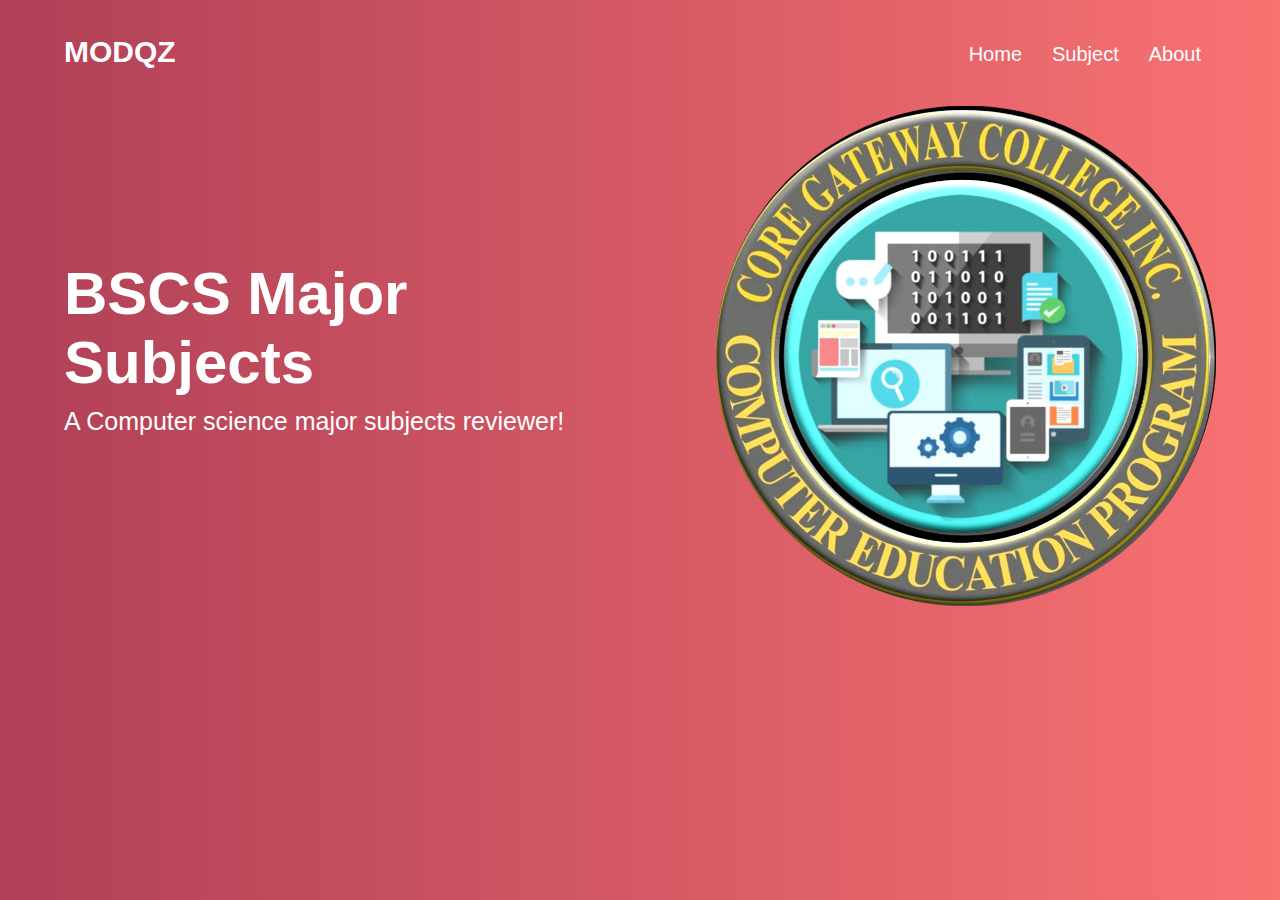
<file: index.html>
﻿<!DOCTYPE html>
<html lang="en">
<head>
    <meta charset="UTF-8">
    <meta http-equiv="X-UA-Compatible" content="IE=edge">
    <meta name="viewport" content="width=device-width, initial-scale=1.0">
    <link rel="stylesheet" href="css/menu.css">
    <title>ModQZ</title>
</head>
<body>
    <nav>
        <div class="logo">MODQZ</div>
        <span class="menubtn" onclick="openNav()">&#9776;</span>

        <div class="navLinks">
            <ul>
                <li><a href="#">Home</a></li>
                <li><a href="majorsub.html">Subject</a></li>
                <li><a href="about.html">About</a></li>
             
               
            </ul>
        </div>
    </nav>
    <div class="sideNav" id="sidenav">
        <a href="#" class="closeBtn" onclick="closeNav()"> &#10006;</a>
        <a href="#">Home</a>
        <a href="majorsub.html">Subjects</a>
        <a href="about.html">About</a>
        <a href="#">Contact</a>

    </div>


    <div class="row">
        <div class="column1">
            <h1>BSCS Major Subjects</h1>
            <p>A Computer science major subjects reviewer!</p>
          
        </div>
        <div class="column2">
            <img src="logo.png" alt="banner" width="500px">
        </div>
    </div>

    <script>
   function openNav() {
     document.getElementById("sidenav").style.width = "50%";
   }
   function closeNav() {
     document.getElementById("sidenav").style.width = "0%";
   }
    </script>

</body>
</html>
</file>
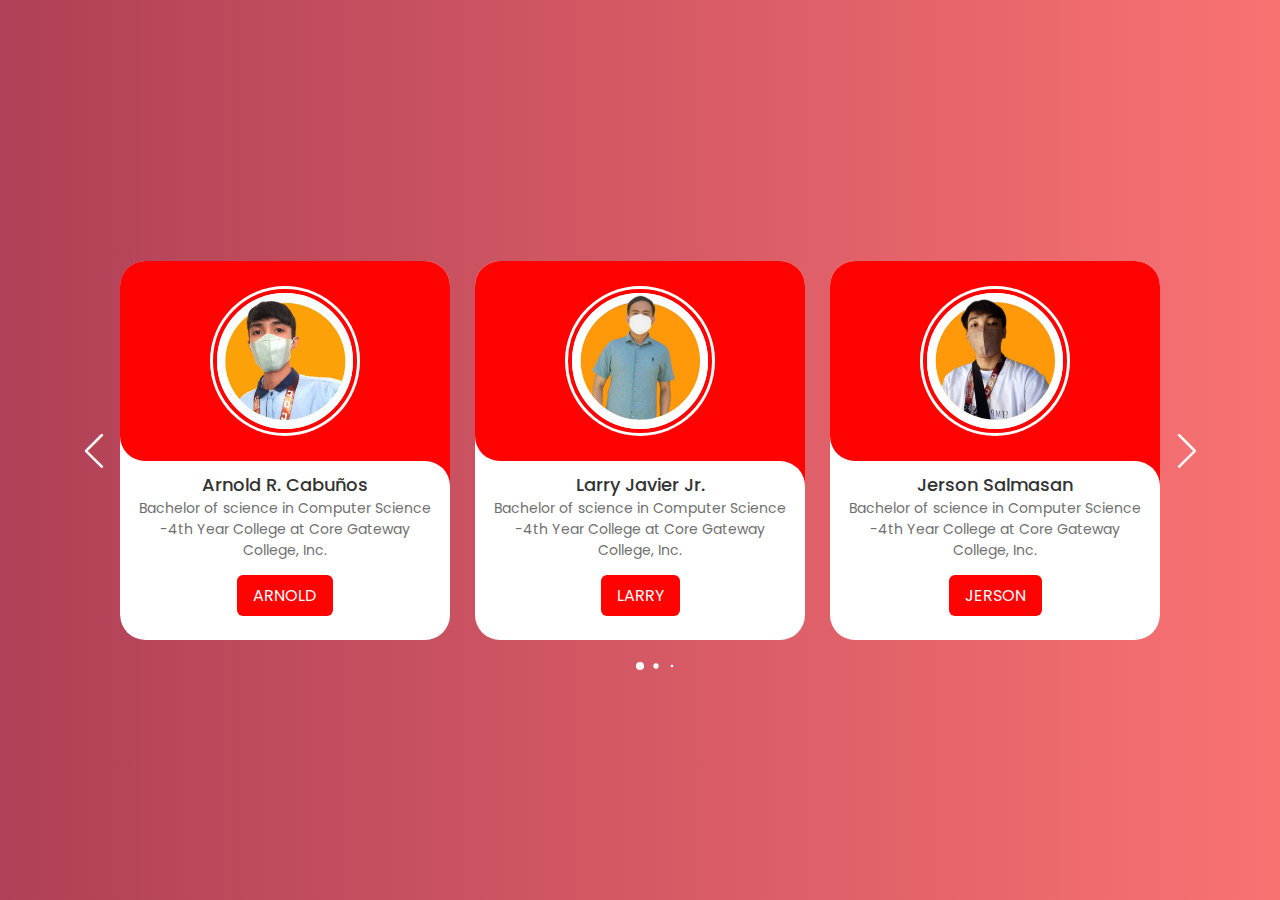
<file: about.html>
<!DOCTYPE html>
   
    <html lang="en">
    <head>
        <meta charset="UTF-8">
        <meta http-equiv="X-UA-Compatible" content="IE=edge">
        <meta name="viewport" content="width=device-width, initial-scale=1.0">
        <title>About Us</title>
        <link rel="stylesheet" href="css/swiper-bundle.min.css">
        <link rel="stylesheet" href="css/style.css">

    </head>
    <body>

        <div class="slide-container swiper">
            <div class="slide-content">
                <div class="card-wrapper swiper-wrapper">
                    <div class="card swiper-slide">
                        <div class="image-content">
                            <span class="overlay"></span>

                            <div class="card-image">
                                <img src="images/profile1.jpg" alt="" class="card-img">
                            </div>
                        </div>

                        <div class="card-content">
                            <h2 class="name"> Arnold R. Cabuños</h2>
                            <p class="description">Bachelor of science in Computer Science -4th Year College at Core Gateway College, Inc. </p>

                            <button class="button">ARNOLD</button>
                        </div>
                    </div>
                    <div class="card swiper-slide">
                        <div class="image-content">
                            <span class="overlay"></span>

                            <div class="card-image">
                                <img src="images/profile2.jpg" alt="" class="card-img">
                            </div>
                        </div>

                        <div class="card-content">
                            <h2 class="name">Larry Javier Jr.</h2>
                            <p class="description">Bachelor of science in Computer Science -4th Year College at Core Gateway College, Inc.</p>

                            <button class="button">LARRY </button>
                        </div>
                    </div>
                    <div class="card swiper-slide">
                        <div class="image-content">
                            <span class="overlay"></span>

                            <div class="card-image">
                                <img src="images/profile3.jpg" alt="" class="card-img">
                            </div>
                        </div>

                        <div class="card-content">
                            <h2 class="name">Jerson Salmasan</h2>
                            <p class="description">Bachelor of science in Computer Science -4th Year College at Core Gateway College, Inc.</p>

                            <button class="button">JERSON</button>
                        </div>
                    </div>
                    <div class="card swiper-slide">
                        <div class="image-content">
                            <span class="overlay"></span>

                            <div class="card-image">
                                <img src="images/profile5.jpg" alt="" class="card-img">
                            </div>
                        </div>

                        <div class="card-content">
                            <h2 class="name">Arvin Ricasio</h2>
                            <p class="description">Bachelor of science in Computer Science -4th Year College at Core Gateway College, Inc..</p>

                            <button class="button">ARVIN</button>
                        </div>
                    </div>
                    <div class="card swiper-slide">
                        <div class="image-content">
                            <span class="overlay"></span>

                            <div class="card-image">
                                <img src="images/profile4.jpg" alt="" class="card-img">
                            </div>
                        </div>

                        <div class="card-content">
                            <h2 class="name">Arcel Ricalde</h2>
                            <p class="description">Bachelor of science in Computer Science -4th Year College at Core Gateway College, Inc.</p>

                            <button class="button">ARCEL</button>
                        </div>
                    </div>
                    <div class="card swiper-slide">
                        <div class="image-content">
                            <span class="overlay"></span>

                            <div class="card-image">
                                <img src="images/profile6.jpg" alt="" class="card-img">
                            </div>
                        </div>

                        <div class="card-content">
                            <h2 class="name">MArielle Cabutaje</h2>
                            <p class="description">Bachelor of science in Computer Science -4th Year College at Core Gateway College, Inc.</p>

                            <button class="button">MARIELLE</button>
                        </div>
                    </div>

                </div>
            </div>

            <div class="swiper-button-next swiper-navBtn"></div>
            <div class="swiper-button-prev swiper-navBtn"></div>
            <div class="swiper-pagination"></div>
        </div>

    </body>

    <script src="js/swiper-bundle.min.js"></script>
    <script src="js/script.js"></script>
</html>
</file>
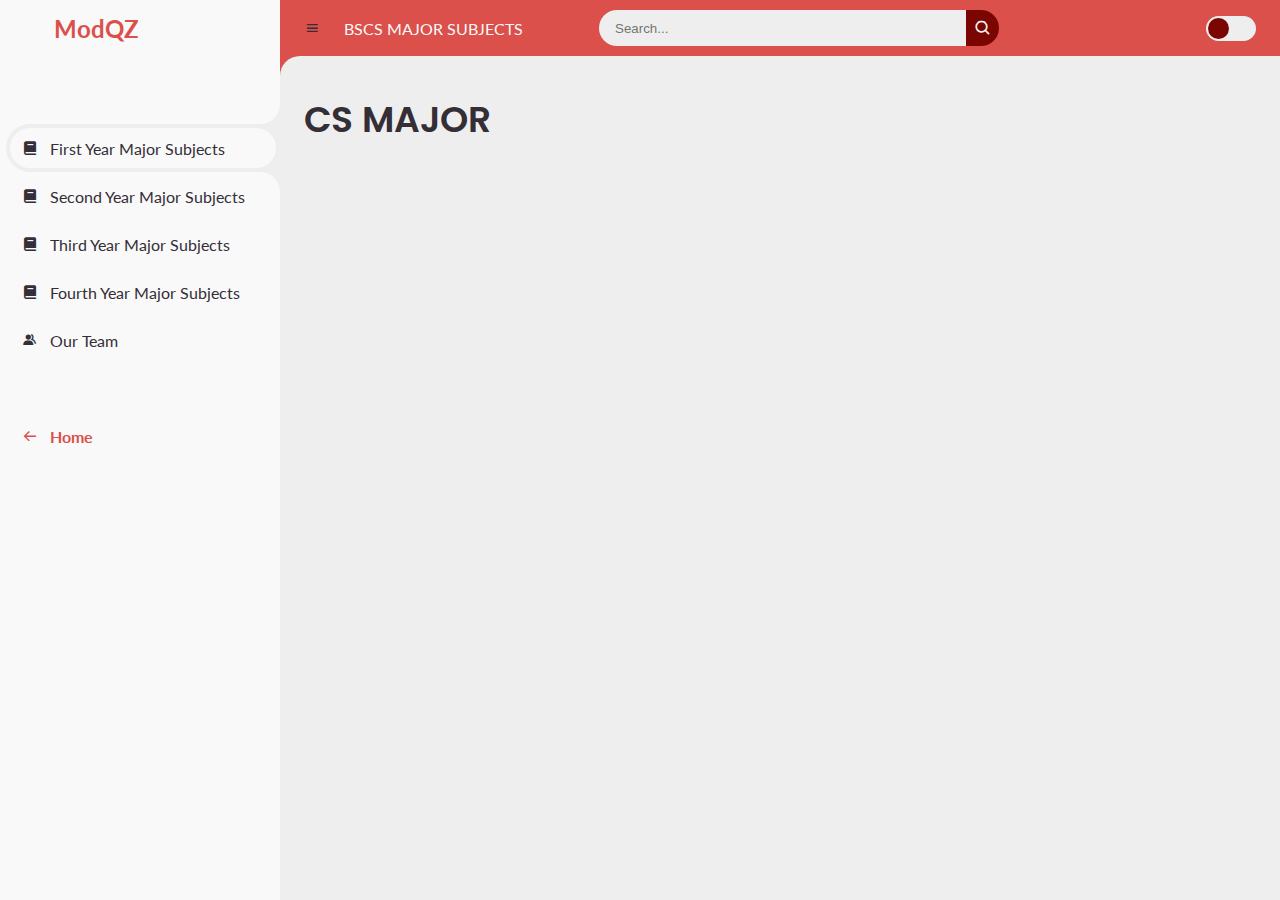
<file: majorsub.html>
<!DOCTYPE html>
<html lang="en">
<head>
	<meta charset="UTF-8">
	<meta name="viewport" content="width=device-width, initial-scale=1.0">
	<link href='https://unpkg.com/boxicons@2.0.9/css/boxicons.min.css' rel='stylesheet'>
	<link rel="stylesheet" href="dashstyle.css">

	<title>ModQZ</title>
</head>
<body>

	<section id="sidebar">
		<a href="#" class="brand">
            <span class="text">&emsp;&emsp;&emsp;ModQZ</span>
		</a>
		<ul class="side-menu top">
			<li class="active">
				<a href="#">
					<i class='bx bxs-book'></i>
					<span class="text">First Year Major Subjects</span>
				</a>
			</li>
			<li>
				<a href="#">
                    <i class='bx bxs-book'></i>
                    <span class="text">Second Year Major Subjects</span>
				</a>
			</li>
			<li>
				<a href="#">
                    <i class='bx bxs-book'></i>
                    <span class="text">Third Year Major Subjects</span>
				</a>
			</li>
			<li>
				<a href="#">
                    <i class='bx bxs-book'></i>
                    <span class="text">Fourth Year Major Subjects</span>
				</a>
			</li>
			<li>
				<a href="about.html">
					<i class='bx bxs-group' ></i>
					<span class="text">Our Team</span>
				</a>
			</li>
		</ul>
		<ul class="side-menu">
		
			<li>
				<a href="index.html" class="logout">
                    <i class='bx bx-arrow-back'></i>
					<span class="text"><b>Home</b></span>
				</a>
			</li>
		</ul>
	</section>

    <section id="content">
        <nav>
            <i class='bx bx-menu'></i>
            <a href="#" class="nav-link">BSCS MAJOR SUBJECTS &emsp;&emsp;&emsp;&emsp;</a>
            <form action="#">
                <div class="form-input">
                    <input type="search" placeholder="Search...">
                    <button type="submit" class="search-btn"><i class='bx bx-search'></i></button>
                </div>
            </form>
            <input type="checkbox" id="switch-mode" hidden>
            <label for="switch-mode" class="switch-mode"></label>
           
        </nav>
        <main>
            <div class="head-title">
                <div class="left">
                    <h1>CS MAJOR</h1>
                   
                </div>
             
            </div>

           
             
        </main>

    </section>
	
	

	<script src="script.js"></script>
</body>
</html>
</file>
<file: css/menu.css>
﻿*{
  padding: 0;
  margin: 0;
  box-sizing: border-box;
}
body {
  background-image: linear-gradient(to right, rgba(149,0,30,0.75), rgba(248,88,88,0.843312324929972)), url(https://wallpaperaccess.com/full/2449666.jpg);
  background-size: cover;
  background-attachment: fixed;
  color: white;
  font-family: 'Fira Sans', sans-serif;
}
nav {
  width: 100%;
  height: 80px;
  display: flex;
  justify-content: space-between;
  padding: 35px 5%;
}
nav .logo{
  font-size: 30px;
  font-weight: 700;
}
nav ul{
  display: flex;
  list-style: none;
}
nav ul li{
  padding: 8px 15px;
  border-radius: 10px;
  transition: 0.2s ease-in;
}
nav ul li a{
  color: white;
  font-size: 20px;
  font-weight: 500;
  text-decoration: none;
}
nav .navLinks button{
  padding: 2px 20px;
  border-radius: 10px;
  color: blue;
  font-size: 16px;
  border-style: none;
  font-weight: 700;
  margin-left: 10px;
}
nav ul li:hover{
  background-color: darkred;
}
nav .menubtn{
  font-size: 30px;
  font-weight: bolder;
  cursor: pointer;
  display: none;
}
 
@media screen and (max-width: 600px) {
  nav .menubtn{
    display: flex;
  }
  nav .navLinks{
    display: none;
  }
  .sideNav {
    display: block !important;
  }
}
 
.sideNav{
  height: 100%;
  position: fixed;
  top: 0;
  right: 0%;
  background-color: darkred;
  overflow-x: hidden;
  transition: 0.3s ease-in;
  padding-top: 60px;
  display: none;
}
 
.sideNav a{
  padding: 8px 8px 8px 40px;
  display: block;
  font-size: 25px;
  font-weight: 500;
  color: white;
  transition: 0.3s;
  text-decoration: none;
}
.sideNav a button {
  padding: 10px 20px;
  border-radius: 10px;
  color: white;
  font-size: 16px;
  border-style: none;
  font-weight: 700;
}
.sideNav a:hover{
  color: indianred;
}
.sideNav .closeBtn{
  position: absolute;
  top: 10px;
  right: 25px;
  font-size: 20px;
  margin-left: 50px;
}
 
.row{
  display: flex;
  justify-content: space-between;
  align-items: center;
  margin: 2% 5%;
}
.row .column1 {
  padding-right: 50px;
}
.column1 h1 {
  font-size: 60px;
  margin-bottom: 10px;
}
.column1 p {
  font-size: 25px;
  margin-bottom: 20px;
}
.column1 button {
  width: 150px;
  padding: 12px 20px;
  border-radius: 20px;
  border-style: none;
  color: #F86075;
  font-size: 17px;
  font-weight: 600;
}

@media screen and (max-width: 980px) {
  .column2 img {
    width: 350px;
  }
  .column1 h1 {
    font-size: 40px;
  }
  .column1 p{
    font-size: 17px;
  }
  .row {
    margin-top: 80px;
  }
}
 
@media screen and (max-width: 600px) {
 
  .column1 h1 {
    font-size: 35px;
  }
  .row {
    flex-direction: column;
 
  }
  .row .column1 {
    padding: 30px;
  }
}
</file>
<file: css/style.css>
@import url('https://fonts.googleapis.com/css2?family=Poppins:wght@300;400;500;600&display=swap');

*{
  margin: 0;
  padding: 0;
  box-sizing: border-box;
  font-family: 'Poppins', sans-serif;
}
body {
    min-height: 100vh;
    display: flex;
    align-items: center;
    justify-content: center;
    background-image: linear-gradient(to right, rgba(149,0,30,0.75), rgba(248,88,88,0.843312324929972)), url(https://wallpaperaccess.com/full/2449666.jpg);
}
.slide-container{
  max-width: 1120px;
  width: 100%;
  padding: 40px 0;
}
.slide-content{
  margin: 0 40px;
  overflow: hidden;
  border-radius: 25px;
}
.card{
  border-radius: 25px;
  background-color: #FFF;
}
.image-content,
.card-content{
  display: flex;
  flex-direction: column;
  align-items: center;
  padding: 10px 14px;
}
.image-content{
  position: relative;
  row-gap: 5px;
  padding: 25px 0;
}
.overlay{
  position: absolute;
  left: 0;
  top: 0;
  height: 100%;
  width: 100%;
  background-color:#ff0303;
  border-radius: 25px 25px 0 25px;
}
.overlay::before,
.overlay::after{
  content: '';
  position: absolute;
  right: 0;
  bottom: -40px;
  height: 40px;
  width: 40px;
  background-color: #ff0303;
}
.overlay::after{
  border-radius: 0 25px 0 0;
  background-color: #FFF;
}
.card-image{
  position: relative;
  height: 150px;
  width: 150px;
  border-radius: 50%;
  background: #FFF;
  padding: 3px;
}
.card-image .card-img{
  height: 100%;
  width: 100%;
  object-fit: cover;
  border-radius: 50%;
  border: 4px solid #ff0303;
}
.name{
  font-size: 18px;
  font-weight: 500;
  color: #333;
}
.description{
  font-size: 14px;
  color: #707070;
  text-align: center;
}
.button{
  border: none;
  font-size: 16px;
  color: #FFF;
  padding: 8px 16px;
  background-color: #ff0303;
  border-radius: 6px;
  margin: 14px;
  cursor: pointer;
  transition: all 0.3s ease;
}
.button:hover{
  background: #7b0000;
}

.swiper-navBtn{
  color: #fff;
  transition: color 0.3s ease;
}
.swiper-navBtn:hover{
  color: #fff;
}
.swiper-navBtn::before,
.swiper-navBtn::after{
  font-size: 35px;
}
.swiper-button-next{
  right: 0;
}
.swiper-button-prev{
  left: 0;
}
.swiper-pagination-bullet {
    background-color: #FFF;
    opacity: 1;
}
.swiper-pagination-bullet-active {
    background-color: #FFF;
}

@media screen and (max-width: 768px) {
  .slide-content{
    margin: 0 10px;
  }
  .swiper-navBtn{
    display: none;
  }
}
</file>
<file: dashstyle.css>
@import url('https://fonts.googleapis.com/css2?family=Lato:wght@400;700&family=Poppins:wght@400;500;600;700&display=swap');

* {
    margin: 0;
    padding: 0;
    box-sizing: border-box;
}

a {
    text-decoration: none;
}

li {
    list-style: none;
}

:root {
    --poppins: 'Poppins', sans-serif;
    --lato: 'Lato', sans-serif;
    --light: #F9F9F9;
    --blue: #3C91E6;
    --grey: #eee;
    --dark-grey: #AAAAAA;
    --dark: #342E37;
    --red: #DB504A;
    --light-red: #7b0500;
}

html {
    overflow-x: hidden;
}

body.dark {
    --light: #0C0C1E;
    --grey: #060714;
    --dark: #FBFBFB;
}

body {
    background: var(--grey);
    overflow-x: hidden;
}



#sidebar {
    position: fixed;
    top: 0;
    left: 0;
    width: 280px;
    height: 100%;
    background: var(--light);
    z-index: 2000;
    font-family: var(--lato);
    transition: .3s ease;
    overflow-x: hidden;
    scrollbar-width: none;
}

    #sidebar::--webkit-scrollbar {
        display: none;
    }

    #sidebar.hide {
        width: 60px;
    }

    #sidebar .brand {
        font-size: 24px;
        font-weight: 700;
        height: 56px;
        display: flex;
        align-items: center;
        color: var(--red);
        position: sticky;
        top: 0;
        left: 0;
        background: var(--light);
        z-index: 500;
        padding-bottom: 20px;
        box-sizing: content-box;
    }

        #sidebar .brand .bx {
            min-width: 60px;
            display: flex;
            justify-content: center;
        }

    #sidebar .side-menu {
        width: 100%;
        margin-top: 48px;
    }

        #sidebar .side-menu li {
            height: 48px;
            background: transparent;
            margin-left: 6px;
            border-radius: 48px 0 0 48px;
            padding: 4px;
        }

            #sidebar .side-menu li.active {
                background: var(--grey);
                position: relative;
            }

                #sidebar .side-menu li.active::before {
                    content: '';
                    position: absolute;
                    width: 40px;
                    height: 40px;
                    border-radius: 50%;
                    top: -40px;
                    right: 0;
                    box-shadow: 20px 20px 0 var(--grey);
                    z-index: -1;
                }

                #sidebar .side-menu li.active::after {
                    content: '';
                    position: absolute;
                    width: 40px;
                    height: 40px;
                    border-radius: 50%;
                    bottom: -40px;
                    right: 0;
                    box-shadow: 20px -20px 0 var(--grey);
                    z-index: -1;
                }

            #sidebar .side-menu li a {
                width: 100%;
                height: 100%;
                background: var(--light);
                display: flex;
                align-items: center;
                border-radius: 48px;
                font-size: 16px;
                color: var(--dark);
                white-space: nowrap;
                overflow-x: hidden;
            }

        #sidebar .side-menu.top li.active a {
            color: var(--dark);
        }

    #sidebar.hide .side-menu li a {
        width: calc(48px - (4px * 2));
        transition: width .3s ease;
    }

    #sidebar .side-menu li a.logout {
        color: var(--red);
    }

    #sidebar .side-menu.top li a:hover {
        color: var(--red);
    }

    #sidebar .side-menu li a .bx {
        min-width: calc(60px - ((4px + 6px) * 2));
        display: flex;
        justify-content: center;
    }

#content {
    position: relative;
    width: calc(100% - 280px);
    left: 280px;
    transition: .3s ease;
}

#sidebar.hide ~ #content {
    width: calc(100% - 60px);
    left: 60px;
}



#content nav {
    height: 56px;
    background: var(--red);
    padding: 0 24px;
    display: flex;
    align-items: center;
    grid-gap: 24px;
    font-family: var(--lato);
    position: sticky;
    top: 0;
    left: 0;
    z-index: 1000;
}

    #content nav::before {
        content: '';
        position: absolute;
        width: 40px;
        height: 40px;
        bottom: -40px;
        left: 0;
        border-radius: 50%;
        box-shadow: -20px -20px 0 var(--red);
    }

    #content nav a {
        color: var(--light);
    }

    #content nav .bx.bx-menu {
        cursor: pointer;
        color: var(--dark);
    }

    #content nav .nav-link {
        font-size: 16px;
        transition: .3s ease;
    }

        #content nav .nav-link:hover {
            color: var(--light);
        }

    #content nav form {
        max-width: 400px;
        width: 100%;
        margin-right: auto;
    }

        #content nav form .form-input {
            display: flex;
            align-items: center;
            height: 36px;
        }

            #content nav form .form-input input {
                flex-grow: 1;
                padding: 0 16px;
                height: 100%;
                border: none;
                background: var(--grey);
                border-radius: 36px 0 0 36px;
                outline: none;
                width: 100%;
                color: var(--dark);
            }

            #content nav form .form-input button {
                width: 36px;
                height: 100%;
                display: flex;
                justify-content: center;
                align-items: center;
                background: var(--light-red);
                color: var(--light);
                font-size: 18px;
                border: none;
                outline: none;
                border-radius: 0 36px 36px 0;
                cursor: pointer;
            }

    #content nav .notification {
        font-size: 20px;
        position: relative;
    }

        #content nav .notification .num {
            position: absolute;
            top: -6px;
            right: -6px;
            width: 20px;
            height: 20px;
            border-radius: 50%;
            border: 2px solid var(--light);
            background: var(--red);
            color: var(--light);
            font-weight: 700;
            font-size: 12px;
            display: flex;
            justify-content: center;
            align-items: center;
        }

    #content nav .switch-mode {
        display: block;
        min-width: 50px;
        height: 25px;
        border-radius: 25px;
        background: var(--grey);
        cursor: pointer;
        position: relative;
    }

        #content nav .switch-mode::before {
            content: '';
            position: absolute;
            top: 2px;
            left: 2px;
            bottom: 2px;
            width: calc(25px - 4px);
            background: var(--light-red);
            border-radius: 50%;
            transition: all .3s ease;
        }

    #content nav #switch-mode:checked + .switch-mode::before {
        left: calc(100% - (25px - 4px) - 2px);
    }


#content main {
    width: 100%;
    padding: 36px 24px;
    font-family: var(--poppins);
    max-height: calc(100vh - 56px);
    overflow-y: auto;
}

    #content main .head-title {
        display: flex;
        align-items: center;
        justify-content: space-between;
        grid-gap: 16px;
        flex-wrap: wrap;
    }

        #content main .head-title .left h1 {
            font-size: 36px;
            font-weight: 600;
            margin-bottom: 10px;
            color: var(--dark);
        }

        #content main .head-title .left .breadcrumb {
            display: flex;
            align-items: center;
            grid-gap: 16px;
        }

            #content main .head-title .left .breadcrumb li {
                color: var(--dark);
            }

                #content main .head-title .left .breadcrumb li a {
                    color: var(--dark-grey);
                    pointer-events: none;
                }

                    #content main .head-title .left .breadcrumb li a.active {
                        color: var(--blue);
                        pointer-events: unset;
                    }

        #content main .head-title .btn-download {
            height: 36px;
            padding: 0 16px;
            border-radius: 36px;
            background: var(--red);
            color: var(--light);
            display: flex;
            justify-content: center;
            align-items: center;
            grid-gap: 10px;
            font-weight: 500;
        }




    #content main .box-info {
        display: grid;
        grid-template-columns: repeat(auto-fit, minmax(240px, 1fr));
        grid-gap: 24px;
        margin-top: 36px;
    }

        #content main .box-info li {
            padding: 24px;
            background: var(--light);
            border-radius: 20px;
            display: flex;
            align-items: center;
            grid-gap: 24px;
        }

            #content main .box-info li .bx {
                width: 80px;
                height: 80px;
                border-radius: 10px;
                font-size: 36px;
                display: flex;
                justify-content: center;
                align-items: center;
            }




@media screen and (max-width: 768px) {
    #sidebar {
        width: 200px;
    }

    #content {
        width: calc(100% - 60px);
        left: 200px;
    }

        #content nav .nav-link {
            display: none;
        }
}





@media screen and (max-width: 576px) {
    #content nav form .form-input input

{
    display: none;
}

#content nav form .form-input button {
    width: auto;
    height: auto;
    background: transparent;
    border-radius: none;
    color: var(--dark);
}

#content nav form.show .form-input input {
    display: block;
    width: 100%;
}

#content nav form.show .form-input button {
    width: 36px;
    height: 100%;
    border-radius: 0 36px 36px 0;
    color: var(--light);
    background: var(--light-red);
}
}
</file>
